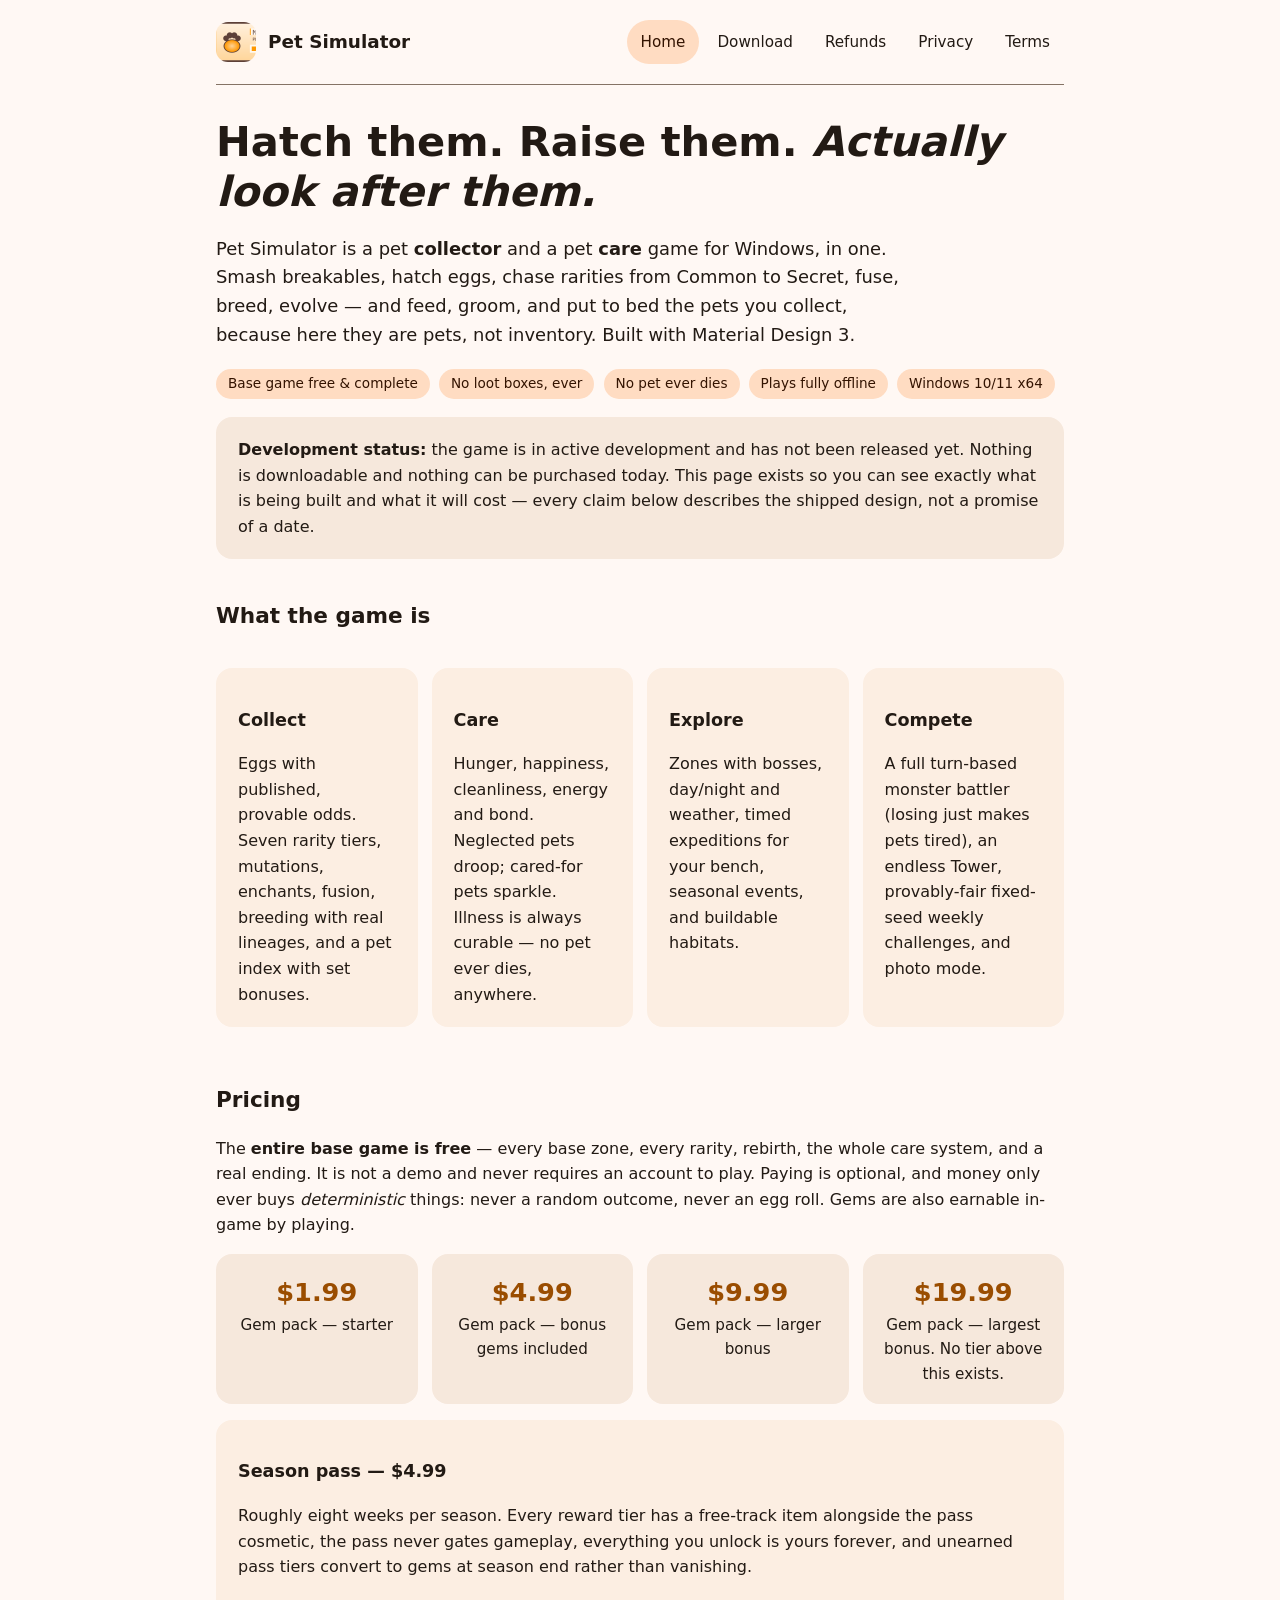
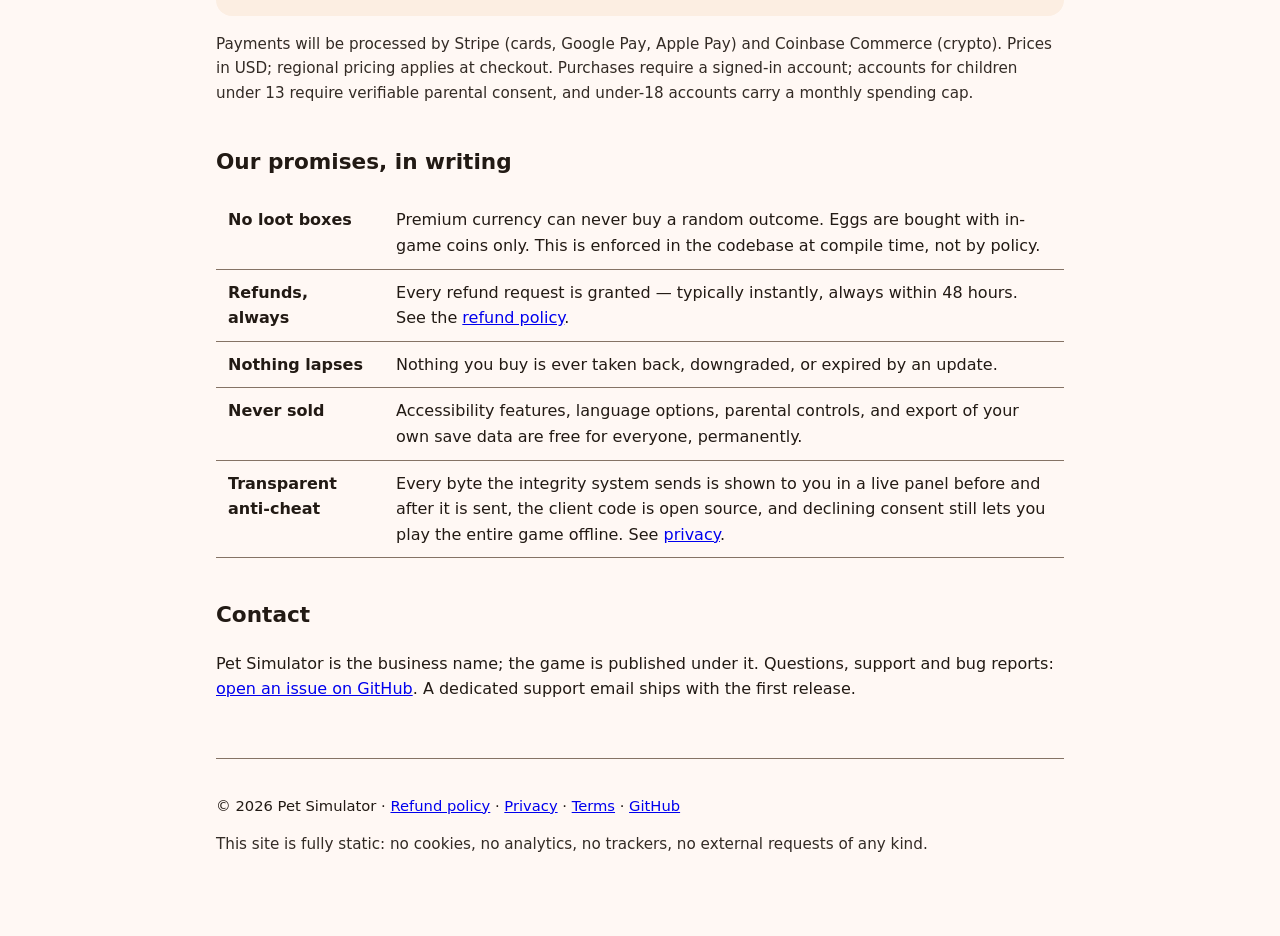
<file: index.html>
<!doctype html>
<html lang="en">
<head>
  <meta charset="utf-8">
  <meta name="viewport" content="width=device-width, initial-scale=1">
  <title>Pet Simulator — a pet collector &amp; care game for Windows</title>
  <meta name="description" content="Hatch, raise, and actually look after your pets. A Material Design 3 pet collector and care game for Windows. The base game is complete and free; gems and a season pass are optional.">
  <link rel="stylesheet" href="styles.css">
  <link rel="icon" href="assets/material-pet-simulator.ico">

  <meta property="og:title" content="Pet Simulator">
  <meta property="og:description" content="Hatch them. Raise them. Actually look after them. A pet collector and care game for Windows — base game free and complete, no loot boxes ever.">
  <meta property="og:type" content="website">
  <meta property="og:site_name" content="Pet Simulator">
  <meta property="og:url" content="https://ding-ding-projects.github.io/pet-simulator/">
  <meta property="og:image" content="https://ding-ding-projects.github.io/pet-simulator/social-preview.png">
  <meta property="og:image:width" content="1280">
  <meta property="og:image:height" content="640">
  <meta property="og:image:alt" content="An amber paw print logo beside the words Pet Simulator">
  <meta name="twitter:card" content="summary_large_image">
  <meta name="theme-color" content="#9a4d00">
</head>
<body>
<div class="wrap">
  <header class="site">
    <img class="mark" src="social-preview.png" alt="" style="object-fit:cover;object-position:8% 50%;">
    <span class="name">Pet Simulator</span>
    <nav class="site" aria-label="Site">
      <a href="index.html" aria-current="page">Home</a>
      <a href="download.html">Download</a>
      <a href="refund-policy.html">Refunds</a>
      <a href="privacy.html">Privacy</a>
      <a href="terms.html">Terms</a>
    </nav>
  </header>

  <main>
    <h1>Hatch them. Raise them. <em>Actually look after them.</em></h1>
    <p class="lede">
      Pet Simulator is a pet <strong>collector</strong> and a pet <strong>care</strong> game
      for Windows, in one. Smash breakables, hatch eggs, chase rarities from Common to Secret, fuse,
      breed, evolve — and feed, groom, and put to bed the pets you collect, because here they are
      pets, not inventory. Built with Material&nbsp;Design&nbsp;3.
    </p>
    <p>
      <span class="badge">Base game free &amp; complete</span>
      <span class="badge">No loot boxes, ever</span>
      <span class="badge">No pet ever dies</span>
      <span class="badge">Plays fully offline</span>
      <span class="badge">Windows 10/11 x64</span>
    </p>

    <div class="card high" role="note">
      <strong>Development status:</strong> the game is in active development and has not been
      released yet. Nothing is downloadable and nothing can be purchased today. This page exists so
      you can see exactly what is being built and what it will cost — every claim below describes
      the shipped design, not a promise of a date.
    </div>

    <h2>What the game is</h2>
    <div class="grid">
      <div class="card"><h3>Collect</h3>Eggs with published, provable odds. Seven rarity tiers,
        mutations, enchants, fusion, breeding with real lineages, and a pet index with set bonuses.</div>
      <div class="card"><h3>Care</h3>Hunger, happiness, cleanliness, energy and bond. Neglected pets
        droop; cared-for pets sparkle. Illness is always curable — no pet ever dies, anywhere.</div>
      <div class="card"><h3>Explore</h3>Zones with bosses, day/night and weather, timed expeditions
        for your bench, seasonal events, and buildable habitats.</div>
      <div class="card"><h3>Compete</h3>A full turn-based monster battler (losing just makes pets
        tired), an endless Tower, provably-fair fixed-seed weekly challenges, and photo mode.</div>
    </div>

    <h2 id="pricing">Pricing</h2>
    <p>
      The <strong>entire base game is free</strong> — every base zone, every rarity, rebirth, the
      whole care system, and a real ending. It is not a demo and never requires an account to play.
      Paying is optional, and money only ever buys <em>deterministic</em> things: never a random
      outcome, never an egg roll. Gems are also earnable in-game by playing.
    </p>
    <div class="grid" aria-label="Gem packs">
      <div class="price"><div class="amount">$1.99</div><div class="gems">Gem pack — starter</div></div>
      <div class="price"><div class="amount">$4.99</div><div class="gems">Gem pack — bonus gems included</div></div>
      <div class="price"><div class="amount">$9.99</div><div class="gems">Gem pack — larger bonus</div></div>
      <div class="price"><div class="amount">$19.99</div><div class="gems">Gem pack — largest bonus. No tier above this exists.</div></div>
    </div>
    <div class="card">
      <h3>Season pass — $4.99</h3>
      <p>Roughly eight weeks per season. Every reward tier has a free-track item alongside the pass
      cosmetic, the pass never gates gameplay, everything you unlock is yours forever, and unearned
      pass tiers convert to gems at season end rather than vanishing.</p>
    </div>
    <p class="note">
      Payments will be processed by Stripe (cards, Google&nbsp;Pay, Apple&nbsp;Pay) and
      Coinbase&nbsp;Commerce (crypto). Prices in USD; regional pricing applies at checkout.
      Purchases require a signed-in account; accounts for children under 13 require verifiable
      parental consent, and under-18 accounts carry a monthly spending cap.
    </p>

    <h2>Our promises, in writing</h2>
    <table>
      <tr><th>No loot boxes</th><td>Premium currency can never buy a random outcome. Eggs are bought
        with in-game coins only. This is enforced in the codebase at compile time, not by policy.</td></tr>
      <tr><th>Refunds, always</th><td>Every refund request is granted — typically instantly,
        always within 48 hours. See the <a href="refund-policy.html">refund policy</a>.</td></tr>
      <tr><th>Nothing lapses</th><td>Nothing you buy is ever taken back, downgraded, or expired by
        an update.</td></tr>
      <tr><th>Never sold</th><td>Accessibility features, language options, parental controls, and
        export of your own save data are free for everyone, permanently.</td></tr>
      <tr><th>Transparent anti-cheat</th><td>Every byte the integrity system sends is shown to you
        in a live panel before and after it is sent, the client code is open source, and declining
        consent still lets you play the entire game offline. See <a href="privacy.html">privacy</a>.</td></tr>
    </table>

    <h2>Contact</h2>
    <p>
      Pet Simulator is the business name; the game is published under it. Questions, support and
      bug reports: <a href="https://github.com/Ding-Ding-Projects/pet-simulator/issues">open an
      issue on GitHub</a>. A dedicated support email ships with the first release.
    </p>
  </main>

  <footer class="site">
    <p>© 2026 Pet Simulator · <a href="refund-policy.html">Refund policy</a> ·
      <a href="privacy.html">Privacy</a> · <a href="terms.html">Terms</a> ·
      <a href="https://github.com/Ding-Ding-Projects/pet-simulator">GitHub</a></p>
    <p class="note">This site is fully static: no cookies, no analytics, no trackers, no external
      requests of any kind.</p>
  </footer>
</div>
</body>
</html>
</file>
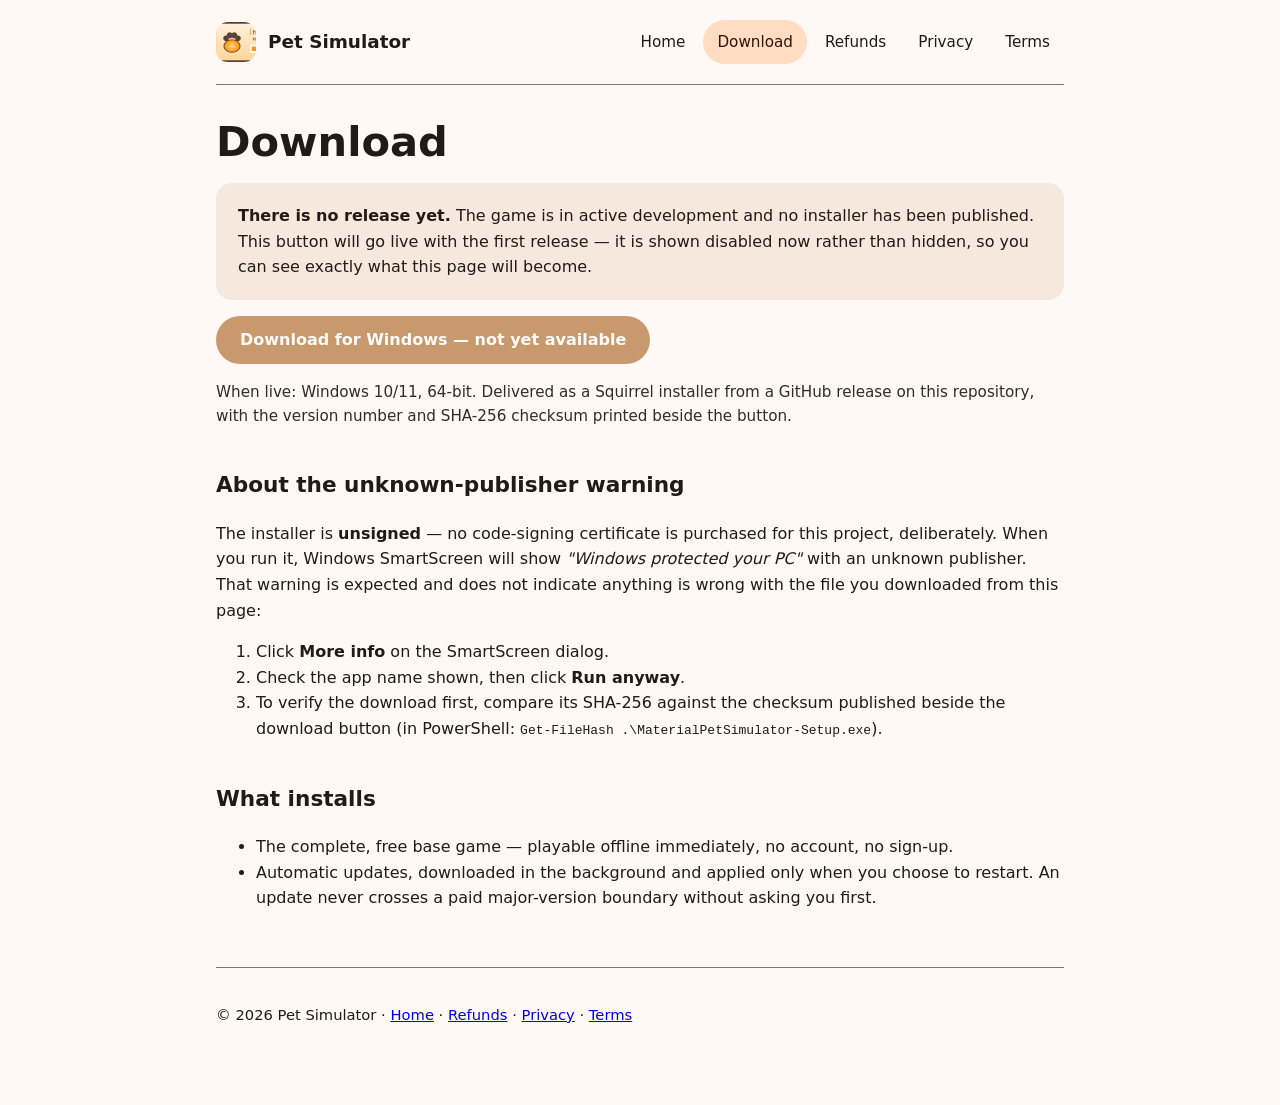
<file: download.html>
<!doctype html>
<html lang="en">
<head>
  <meta charset="utf-8">
  <meta name="viewport" content="width=device-width, initial-scale=1">
  <title>Download — Pet Simulator</title>
  <meta name="description" content="Download Pet Simulator for Windows. No release exists yet; this page says so honestly.">
  <link rel="stylesheet" href="styles.css">
  <link rel="icon" href="assets/material-pet-simulator.ico">
  <meta name="theme-color" content="#9a4d00">
</head>
<body>
<div class="wrap">
  <header class="site">
    <img class="mark" src="social-preview.png" alt="" style="object-fit:cover;object-position:8% 50%;">
    <span class="name">Pet Simulator</span>
    <nav class="site" aria-label="Site">
      <a href="index.html">Home</a>
      <a href="download.html" aria-current="page">Download</a>
      <a href="refund-policy.html">Refunds</a>
      <a href="privacy.html">Privacy</a>
      <a href="terms.html">Terms</a>
    </nav>
  </header>

  <main>
    <h1>Download</h1>

    <div class="card high" role="note">
      <strong>There is no release yet.</strong> The game is in active development and no installer
      has been published. This button will go live with the first release — it is shown disabled
      now rather than hidden, so you can see exactly what this page will become.
    </div>

    <p>
      <a class="button" aria-disabled="true" role="link" href="#" onclick="return false"
         title="No release exists yet — this control activates with the first published release">
        Download for Windows — not yet available
      </a>
    </p>
    <p class="note">When live: Windows 10/11, 64-bit. Delivered as a Squirrel installer from a
      GitHub release on this repository, with the version number and SHA-256 checksum printed
      beside the button.</p>

    <h2>About the unknown-publisher warning</h2>
    <p>The installer is <strong>unsigned</strong> — no code-signing certificate is purchased for
      this project, deliberately. When you run it, Windows SmartScreen will show
      <em>"Windows protected your PC"</em> with an unknown publisher. That warning is expected and
      does not indicate anything is wrong with the file you downloaded from this page:</p>
    <ol>
      <li>Click <strong>More info</strong> on the SmartScreen dialog.</li>
      <li>Check the app name shown, then click <strong>Run anyway</strong>.</li>
      <li>To verify the download first, compare its SHA-256 against the checksum published beside
        the download button (in PowerShell: <code>Get-FileHash .\MaterialPetSimulator-Setup.exe</code>).</li>
    </ol>

    <h2>What installs</h2>
    <ul>
      <li>The complete, free base game — playable offline immediately, no account, no sign-up.</li>
      <li>Automatic updates, downloaded in the background and applied only when you choose to
        restart. An update never crosses a paid major-version boundary without asking you first.</li>
    </ul>
  </main>

  <footer class="site">
    <p>© 2026 Pet Simulator · <a href="index.html">Home</a> ·
      <a href="refund-policy.html">Refunds</a> · <a href="privacy.html">Privacy</a> ·
      <a href="terms.html">Terms</a></p>
  </footer>
</div>
</body>
</html>
</file>
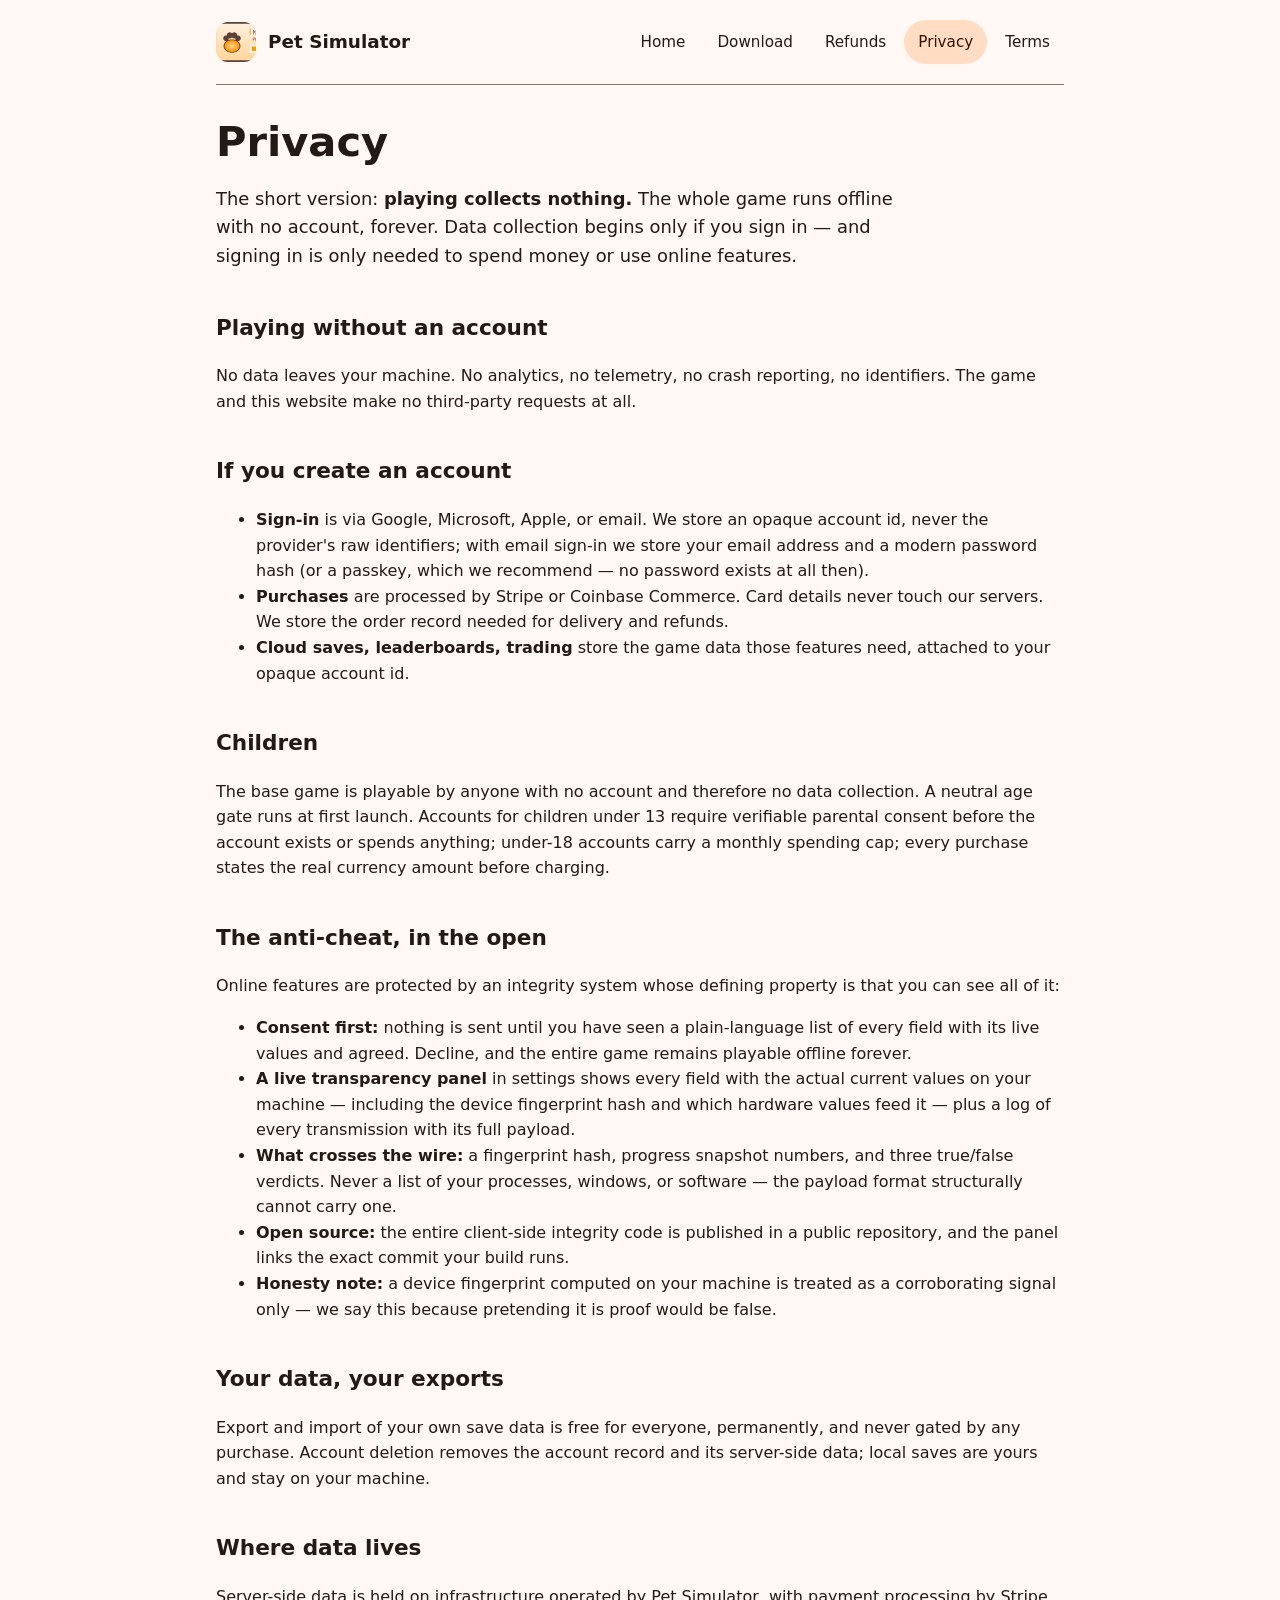
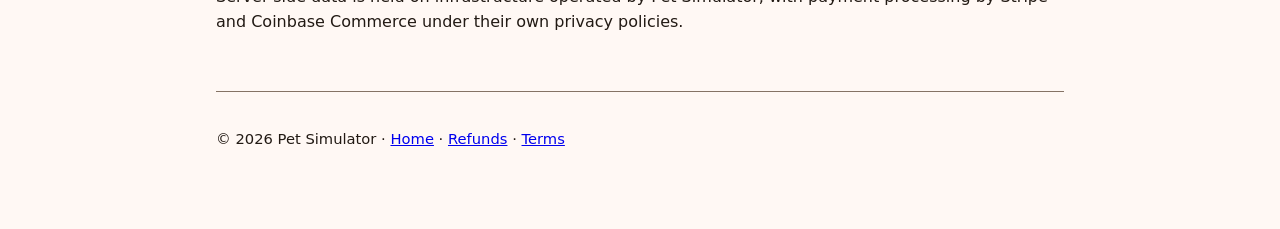
<file: privacy.html>
<!doctype html>
<html lang="en">
<head>
  <meta charset="utf-8">
  <meta name="viewport" content="width=device-width, initial-scale=1">
  <title>Privacy — Pet Simulator</title>
  <meta name="description" content="Playing is anonymous and offline. Accounts exist only for purchases and online features. Everything the anti-cheat sends is shown to you.">
  <link rel="stylesheet" href="styles.css">
  <link rel="icon" href="assets/material-pet-simulator.ico">
  <meta name="theme-color" content="#9a4d00">
</head>
<body>
<div class="wrap">
  <header class="site">
    <img class="mark" src="social-preview.png" alt="" style="object-fit:cover;object-position:8% 50%;">
    <span class="name">Pet Simulator</span>
    <nav class="site" aria-label="Site">
      <a href="index.html">Home</a>
      <a href="download.html">Download</a>
      <a href="refund-policy.html">Refunds</a>
      <a href="privacy.html" aria-current="page">Privacy</a>
      <a href="terms.html">Terms</a>
    </nav>
  </header>

  <main>
    <h1>Privacy</h1>
    <p class="lede">The short version: <strong>playing collects nothing.</strong> The whole game
      runs offline with no account, forever. Data collection begins only if you sign in — and
      signing in is only needed to spend money or use online features.</p>

    <h2>Playing without an account</h2>
    <p>No data leaves your machine. No analytics, no telemetry, no crash reporting, no identifiers.
      The game and this website make no third-party requests at all.</p>

    <h2>If you create an account</h2>
    <ul>
      <li><strong>Sign-in</strong> is via Google, Microsoft, Apple, or email. We store an opaque
        account id, never the provider's raw identifiers; with email sign-in we store your email
        address and a modern password hash (or a passkey, which we recommend — no password exists
        at all then).</li>
      <li><strong>Purchases</strong> are processed by Stripe or Coinbase Commerce. Card details
        never touch our servers. We store the order record needed for delivery and refunds.</li>
      <li><strong>Cloud saves, leaderboards, trading</strong> store the game data those features
        need, attached to your opaque account id.</li>
    </ul>

    <h2>Children</h2>
    <p>The base game is playable by anyone with no account and therefore no data collection. A
      neutral age gate runs at first launch. Accounts for children under 13 require verifiable
      parental consent before the account exists or spends anything; under-18 accounts carry a
      monthly spending cap; every purchase states the real currency amount before charging.</p>

    <h2>The anti-cheat, in the open</h2>
    <p>Online features are protected by an integrity system whose defining property is that you can
      see all of it:</p>
    <ul>
      <li><strong>Consent first:</strong> nothing is sent until you have seen a plain-language list
        of every field with its live values and agreed. Decline, and the entire game remains
        playable offline forever.</li>
      <li><strong>A live transparency panel</strong> in settings shows every field with the actual
        current values on your machine — including the device fingerprint hash and which hardware
        values feed it — plus a log of every transmission with its full payload.</li>
      <li><strong>What crosses the wire:</strong> a fingerprint hash, progress snapshot numbers, and
        three true/false verdicts. Never a list of your processes, windows, or software — the
        payload format structurally cannot carry one.</li>
      <li><strong>Open source:</strong> the entire client-side integrity code is published in a
        public repository, and the panel links the exact commit your build runs.</li>
      <li><strong>Honesty note:</strong> a device fingerprint computed on your machine is treated as
        a corroborating signal only — we say this because pretending it is proof would be false.</li>
    </ul>

    <h2>Your data, your exports</h2>
    <p>Export and import of your own save data is free for everyone, permanently, and never gated by
      any purchase. Account deletion removes the account record and its server-side data; local
      saves are yours and stay on your machine.</p>

    <h2>Where data lives</h2>
    <p>Server-side data is held on infrastructure operated by Pet Simulator, with payment
      processing by Stripe and Coinbase Commerce under their own privacy policies.</p>
  </main>

  <footer class="site">
    <p>© 2026 Pet Simulator · <a href="index.html">Home</a> ·
      <a href="refund-policy.html">Refunds</a> · <a href="terms.html">Terms</a></p>
  </footer>
</div>
</body>
</html>
</file>
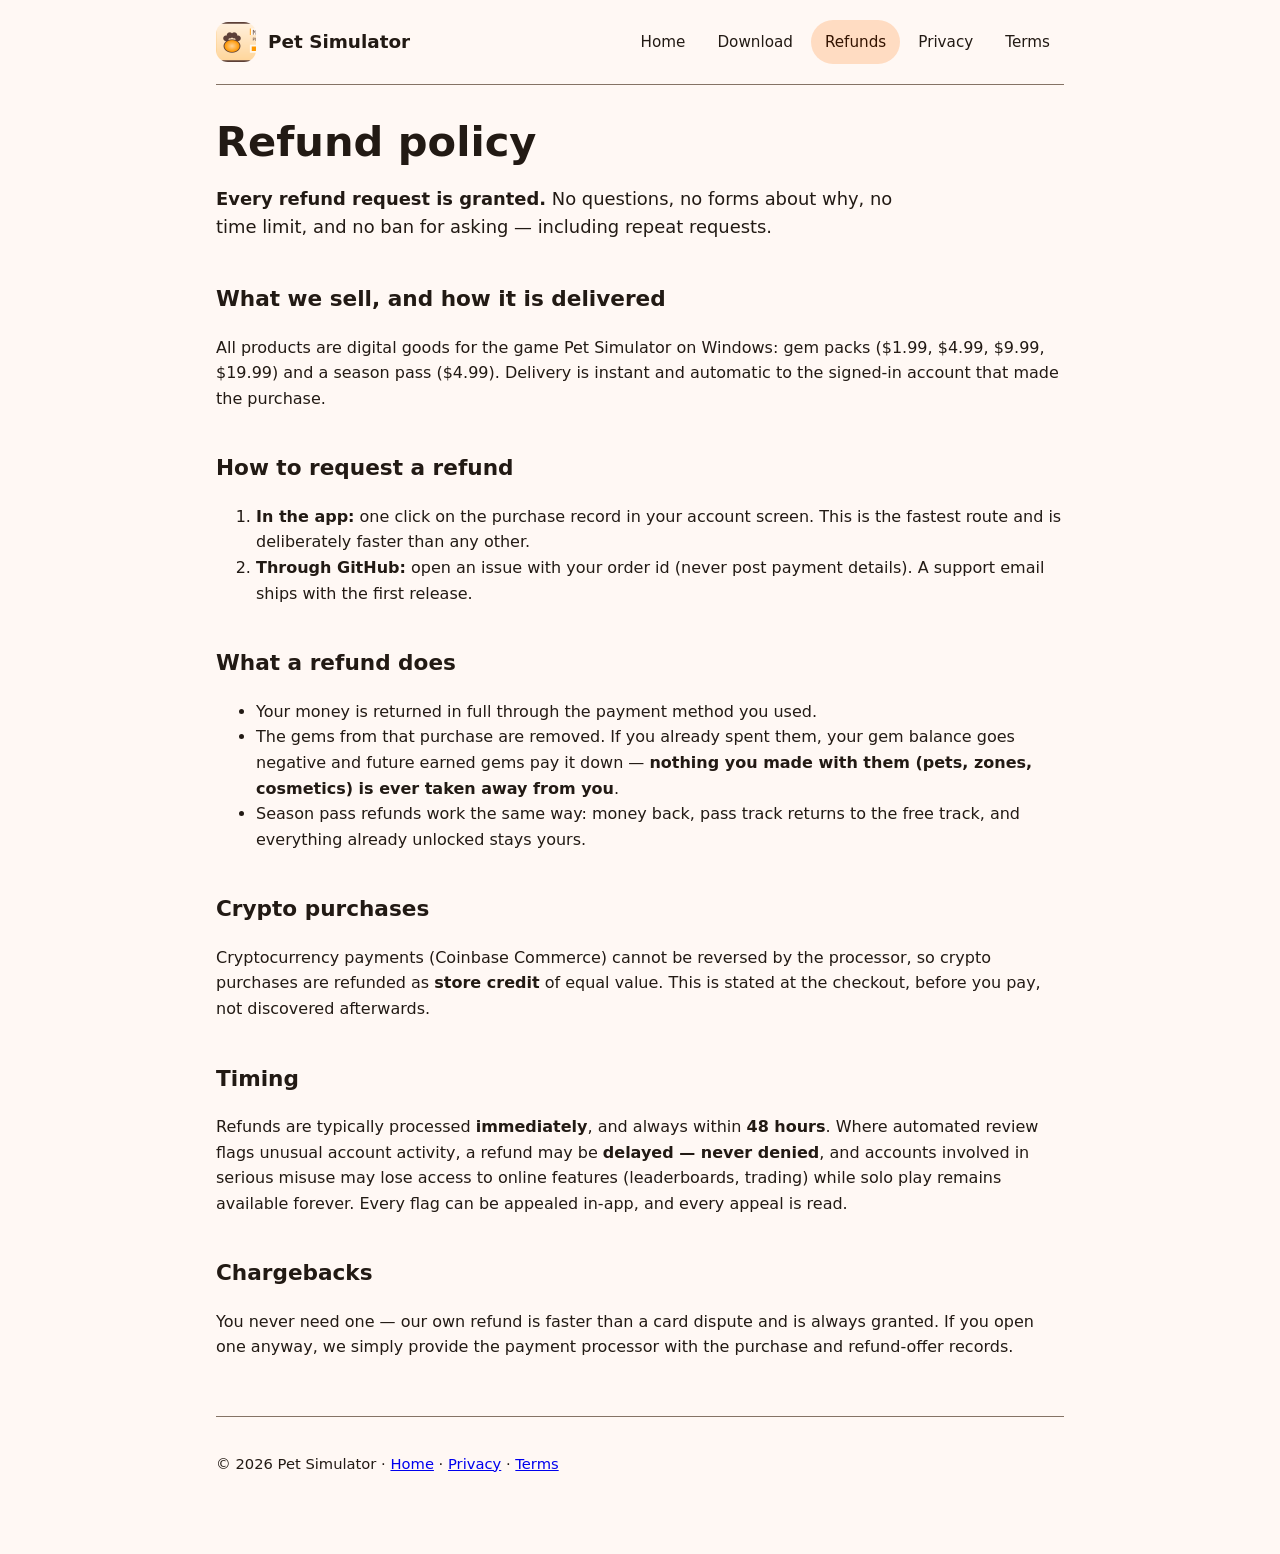
<file: refund-policy.html>
<!doctype html>
<html lang="en">
<head>
  <meta charset="utf-8">
  <meta name="viewport" content="width=device-width, initial-scale=1">
  <title>Refund policy — Pet Simulator</title>
  <meta name="description" content="Every refund request is granted. Full terms, including delivery of digital goods and anti-abuse timing.">
  <link rel="stylesheet" href="styles.css">
  <link rel="icon" href="assets/material-pet-simulator.ico">
  <meta name="theme-color" content="#9a4d00">
</head>
<body>
<div class="wrap">
  <header class="site">
    <img class="mark" src="social-preview.png" alt="" style="object-fit:cover;object-position:8% 50%;">
    <span class="name">Pet Simulator</span>
    <nav class="site" aria-label="Site">
      <a href="index.html">Home</a>
      <a href="download.html">Download</a>
      <a href="refund-policy.html" aria-current="page">Refunds</a>
      <a href="privacy.html">Privacy</a>
      <a href="terms.html">Terms</a>
    </nav>
  </header>

  <main>
    <h1>Refund policy</h1>
    <p class="lede"><strong>Every refund request is granted.</strong> No questions, no forms about
      why, no time limit, and no ban for asking — including repeat requests.</p>

    <h2>What we sell, and how it is delivered</h2>
    <p>All products are digital goods for the game Pet Simulator on Windows: gem packs
      ($1.99, $4.99, $9.99, $19.99) and a season pass ($4.99). Delivery is instant and automatic to
      the signed-in account that made the purchase.</p>

    <h2>How to request a refund</h2>
    <ol>
      <li><strong>In the app:</strong> one click on the purchase record in your account screen. This
        is the fastest route and is deliberately faster than any other.</li>
      <li><strong>Through GitHub:</strong> open an issue with your order id (never post payment
        details). A support email ships with the first release.</li>
    </ol>

    <h2>What a refund does</h2>
    <ul>
      <li>Your money is returned in full through the payment method you used.</li>
      <li>The gems from that purchase are removed. If you already spent them, your gem balance goes
        negative and future earned gems pay it down — <strong>nothing you made with them (pets,
        zones, cosmetics) is ever taken away from you</strong>.</li>
      <li>Season pass refunds work the same way: money back, pass track returns to the free track,
        and everything already unlocked stays yours.</li>
    </ul>

    <h2>Crypto purchases</h2>
    <p>Cryptocurrency payments (Coinbase Commerce) cannot be reversed by the processor, so crypto
      purchases are refunded as <strong>store credit</strong> of equal value. This is stated at the
      checkout, before you pay, not discovered afterwards.</p>

    <h2>Timing</h2>
    <p>Refunds are typically processed <strong>immediately</strong>, and always within
      <strong>48 hours</strong>. Where automated review flags unusual account activity, a refund may
      be <strong>delayed — never denied</strong>, and accounts involved in serious misuse may lose
      access to online features (leaderboards, trading) while solo play remains available forever.
      Every flag can be appealed in-app, and every appeal is read.</p>

    <h2>Chargebacks</h2>
    <p>You never need one — our own refund is faster than a card dispute and is always granted. If
      you open one anyway, we simply provide the payment processor with the purchase and
      refund-offer records.</p>
  </main>

  <footer class="site">
    <p>© 2026 Pet Simulator · <a href="index.html">Home</a> · <a href="privacy.html">Privacy</a>
      · <a href="terms.html">Terms</a></p>
  </footer>
</div>
</body>
</html>
</file>
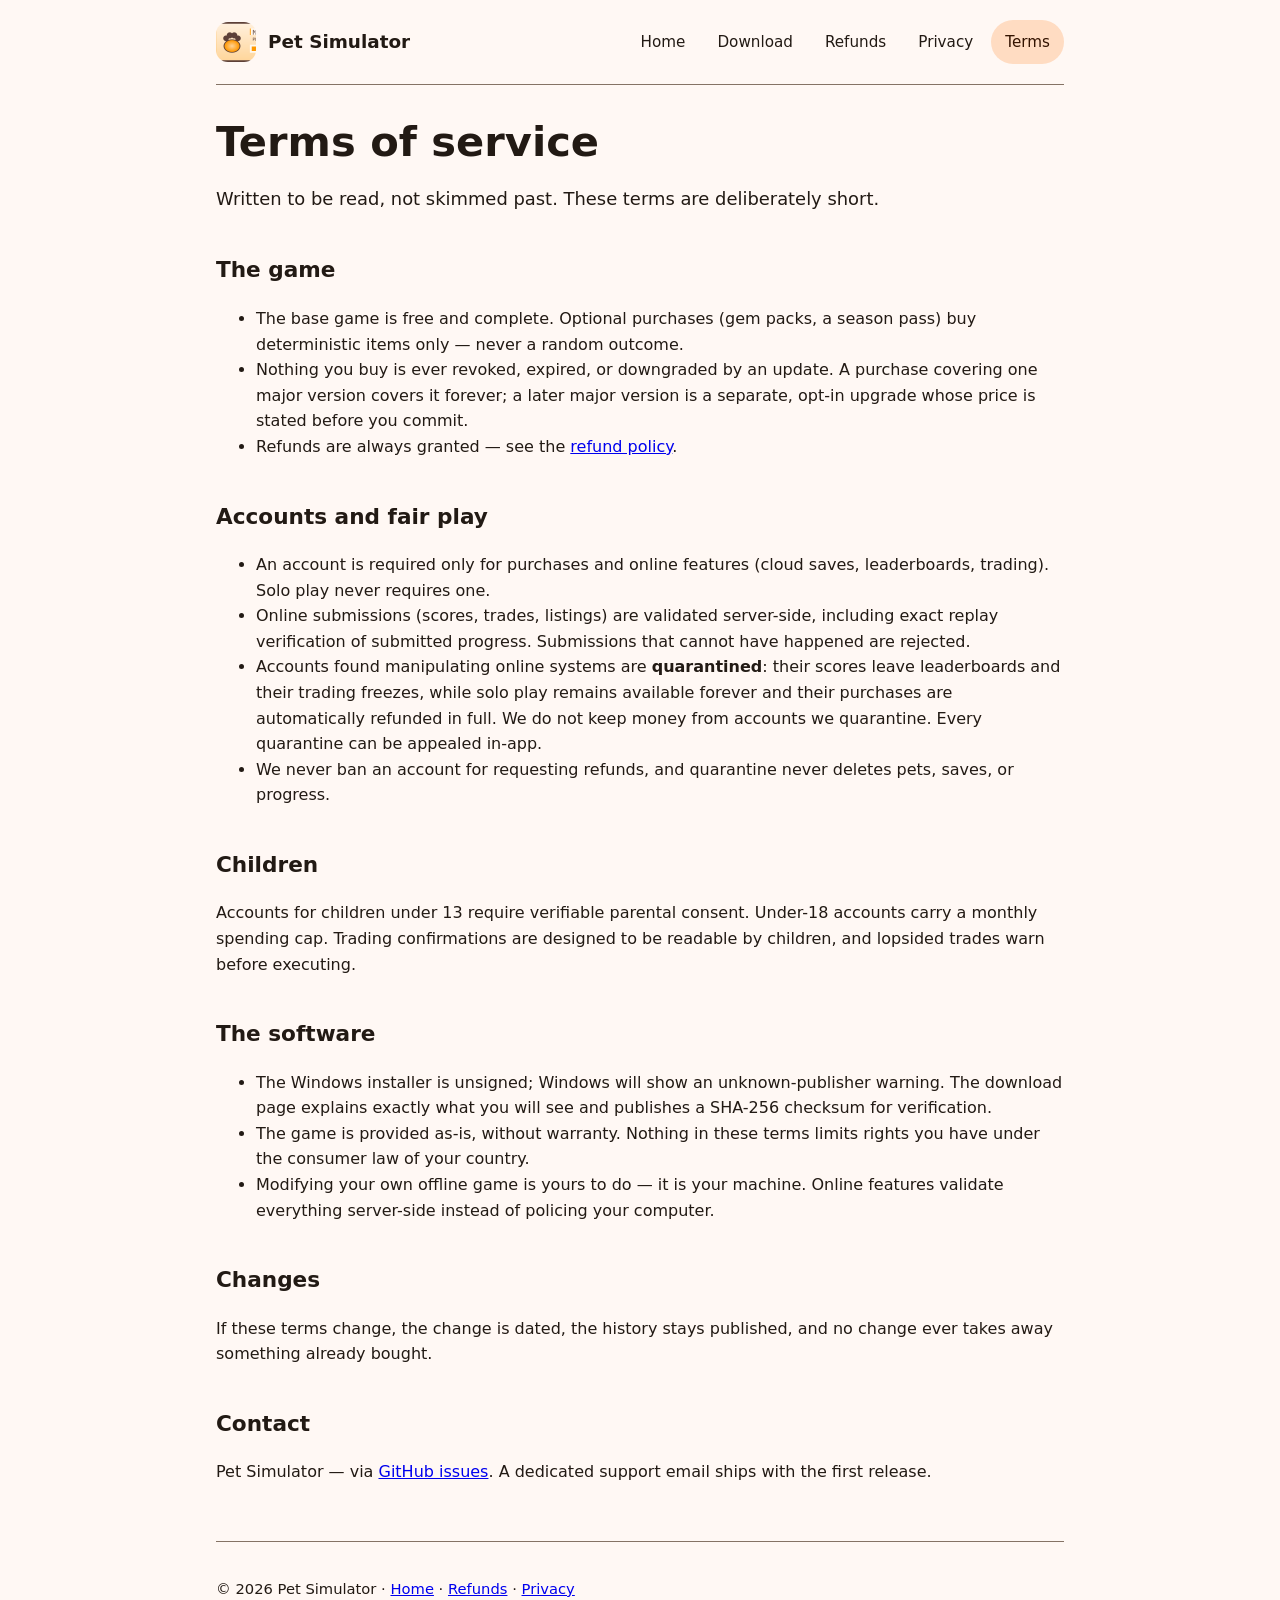
<file: terms.html>
<!doctype html>
<html lang="en">
<head>
  <meta charset="utf-8">
  <meta name="viewport" content="width=device-width, initial-scale=1">
  <title>Terms — Pet Simulator</title>
  <meta name="description" content="Plain-language terms for Pet Simulator.">
  <link rel="stylesheet" href="styles.css">
  <link rel="icon" href="assets/material-pet-simulator.ico">
  <meta name="theme-color" content="#9a4d00">
</head>
<body>
<div class="wrap">
  <header class="site">
    <img class="mark" src="social-preview.png" alt="" style="object-fit:cover;object-position:8% 50%;">
    <span class="name">Pet Simulator</span>
    <nav class="site" aria-label="Site">
      <a href="index.html">Home</a>
      <a href="download.html">Download</a>
      <a href="refund-policy.html">Refunds</a>
      <a href="privacy.html">Privacy</a>
      <a href="terms.html" aria-current="page">Terms</a>
    </nav>
  </header>

  <main>
    <h1>Terms of service</h1>
    <p class="lede">Written to be read, not skimmed past. These terms are deliberately short.</p>

    <h2>The game</h2>
    <ul>
      <li>The base game is free and complete. Optional purchases (gem packs, a season pass) buy
        deterministic items only — never a random outcome.</li>
      <li>Nothing you buy is ever revoked, expired, or downgraded by an update. A purchase covering
        one major version covers it forever; a later major version is a separate, opt-in upgrade
        whose price is stated before you commit.</li>
      <li>Refunds are always granted — see the <a href="refund-policy.html">refund policy</a>.</li>
    </ul>

    <h2>Accounts and fair play</h2>
    <ul>
      <li>An account is required only for purchases and online features (cloud saves, leaderboards,
        trading). Solo play never requires one.</li>
      <li>Online submissions (scores, trades, listings) are validated server-side, including exact
        replay verification of submitted progress. Submissions that cannot have happened are
        rejected.</li>
      <li>Accounts found manipulating online systems are <strong>quarantined</strong>: their
        scores leave leaderboards and their trading freezes, while solo play remains available
        forever and their purchases are automatically refunded in full. We do not keep money from
        accounts we quarantine. Every quarantine can be appealed in-app.</li>
      <li>We never ban an account for requesting refunds, and quarantine never deletes pets, saves,
        or progress.</li>
    </ul>

    <h2>Children</h2>
    <p>Accounts for children under 13 require verifiable parental consent. Under-18 accounts carry a
      monthly spending cap. Trading confirmations are designed to be readable by children, and
      lopsided trades warn before executing.</p>

    <h2>The software</h2>
    <ul>
      <li>The Windows installer is unsigned; Windows will show an unknown-publisher warning. The
        download page explains exactly what you will see and publishes a SHA-256 checksum for
        verification.</li>
      <li>The game is provided as-is, without warranty. Nothing in these terms limits rights you
        have under the consumer law of your country.</li>
      <li>Modifying your own offline game is yours to do — it is your machine. Online features
        validate everything server-side instead of policing your computer.</li>
    </ul>

    <h2>Changes</h2>
    <p>If these terms change, the change is dated, the history stays published, and no change ever
      takes away something already bought.</p>

    <h2>Contact</h2>
    <p>Pet Simulator — via
      <a href="https://github.com/Ding-Ding-Projects/pet-simulator/issues">GitHub issues</a>.
      A dedicated support email ships with the first release.</p>
  </main>

  <footer class="site">
    <p>© 2026 Pet Simulator · <a href="index.html">Home</a> ·
      <a href="refund-policy.html">Refunds</a> · <a href="privacy.html">Privacy</a></p>
  </footer>
</div>
</body>
</html>
</file>
<file: styles.css>
/* Material Pet Simulator — public site. Material Design 3 flavoured, no external
   assets: no CDN, no remote fonts, no analytics, no tracking of any kind. */
:root {
  --md-primary: #9a4d00;
  --md-on-primary: #ffffff;
  --md-primary-container: #ffdcc2;
  --md-on-primary-container: #331300;
  --md-surface: #fff8f4;
  --md-on-surface: #221a14;
  --md-surface-container: #fceee2;
  --md-surface-container-high: #f6e8dc;
  --md-outline: #857365;
  --md-tertiary: #5d4037;
  --radius: 16px;
}
@media (prefers-color-scheme: dark) {
  :root {
    --md-primary: #ffb77c;
    --md-on-primary: #522300;
    --md-primary-container: #753500;
    --md-on-primary-container: #ffdcc2;
    --md-surface: #19120c;
    --md-on-surface: #efe0d5;
    --md-surface-container: #261e16;
    --md-surface-container-high: #31281f;
    --md-outline: #9f8d7c;
    --md-tertiary: #e7bdb0;
  }
}
* { box-sizing: border-box; }
html { -webkit-text-size-adjust: 100%; }
body {
  margin: 0;
  font-family: "Segoe UI Variable", "Segoe UI", Roboto, system-ui, sans-serif;
  background: var(--md-surface);
  color: var(--md-on-surface);
  line-height: 1.6;
}
.wrap { max-width: 880px; margin: 0 auto; padding: 0 16px 64px; }
header.site {
  display: flex; align-items: center; gap: 12px; flex-wrap: wrap;
  padding: 20px 0; border-bottom: 1px solid var(--md-outline);
}
header.site .mark { width: 40px; height: 40px; border-radius: 12px; }
header.site .name { font-size: 1.15rem; font-weight: 650; }
nav.site { margin-left: auto; display: flex; gap: 4px; flex-wrap: wrap; }
nav.site a {
  color: var(--md-on-surface); text-decoration: none; font-size: .95rem;
  padding: 8px 14px; border-radius: 999px; min-height: 44px;
  display: inline-flex; align-items: center;
}
nav.site a:hover, nav.site a:focus-visible { background: var(--md-surface-container-high); }
nav.site a[aria-current="page"] { background: var(--md-primary-container); color: var(--md-on-primary-container); }
a:focus-visible, button:focus-visible { outline: 3px solid var(--md-primary); outline-offset: 2px; }
h1 { font-size: clamp(1.8rem, 5vw, 2.6rem); line-height: 1.2; margin: 32px 0 8px; }
h2 { font-size: 1.35rem; margin-top: 40px; }
h3 { font-size: 1.1rem; }
.lede { font-size: 1.12rem; max-width: 60ch; }
.card {
  background: var(--md-surface-container); border-radius: var(--radius);
  padding: 20px 22px; margin: 16px 0;
}
.card.high { background: var(--md-surface-container-high); }
.grid { display: grid; gap: 14px; grid-template-columns: repeat(auto-fit, minmax(190px, 1fr)); }
.price {
  background: var(--md-surface-container-high); border-radius: var(--radius);
  padding: 18px; text-align: center;
}
.price .amount { font-size: 1.6rem; font-weight: 700; color: var(--md-primary); }
.price .gems { font-size: .95rem; }
.badge {
  display: inline-block; padding: 4px 12px; border-radius: 999px; font-size: .85rem;
  background: var(--md-primary-container); color: var(--md-on-primary-container);
  margin: 2px 4px 2px 0;
}
.button {
  display: inline-flex; align-items: center; justify-content: center;
  min-height: 48px; padding: 0 24px; border-radius: 999px; border: 0;
  background: var(--md-primary); color: var(--md-on-primary);
  font-size: 1rem; font-weight: 600; text-decoration: none; cursor: pointer;
}
.button[aria-disabled="true"] { opacity: .55; cursor: not-allowed; }
.button.tonal { background: var(--md-primary-container); color: var(--md-on-primary-container); }
table { border-collapse: collapse; width: 100%; margin: 12px 0; }
th, td { text-align: left; padding: 10px 12px; border-bottom: 1px solid var(--md-outline); vertical-align: top; }
.note { font-size: .95rem; opacity: .92; }
footer.site { margin-top: 56px; padding-top: 20px; border-top: 1px solid var(--md-outline); font-size: .92rem; }
.overflow-x { overflow-x: auto; }
@media (max-width: 480px) {
  header.site { gap: 8px; }
  nav.site { margin-left: 0; }
}
@media (prefers-reduced-motion: reduce) {
  * { animation: none !important; transition: none !important; }
}
</file>
